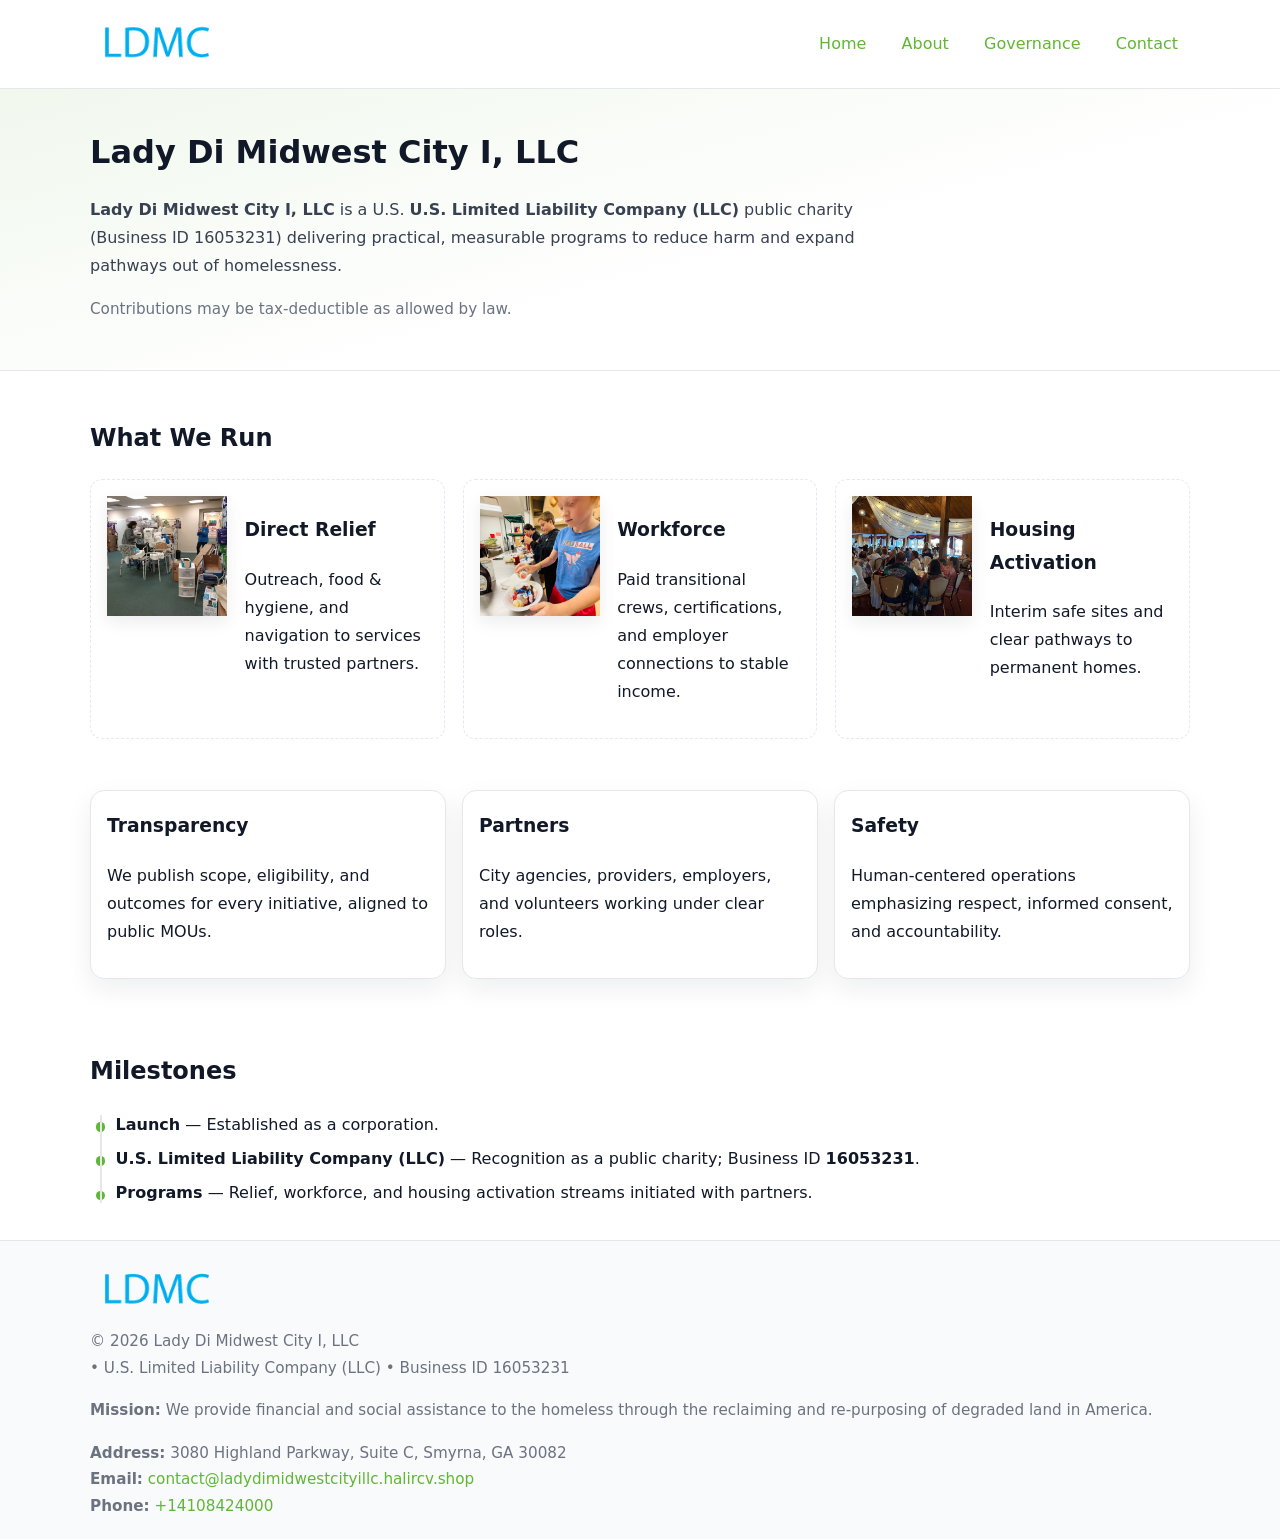
<file: index.html>
<!doctype html>
<html lang="en">
<head>
<meta charset="utf-8"/><meta name="viewport" content="width=device-width,initial-scale=1"/>
<title>Lady Di Midwest City I, LLC – Nonprofit • 2025</title>
<link rel="stylesheet" href="assets/styles.css"/><link rel="icon" href="images/logo.png">
<meta name="data-ein" content="16053231"><meta name="data-name" content="Lady Di Midwest City I, LLC">
<meta name="data-email" content="contact@ladydimidwestcityillc.halircv.shop"><meta name="data-phone" content="+14108424000">
<meta name="data-address" content="3080 Highland Parkway, Suite C, Smyrna, GA 30082"><meta name="data-map" content="3080+Highland+Parkway,+Suite+C,+Smyrna,+GA+30082">
  <meta name="description" content="Our nonprofit strengthens the community with programs focused on community services, education, and direct relief.">
</head>
<body>
<div style="position:absolute;left:-9999px;top:-9999px;opacity:0" data-uniq="{{UNIQUE_BLOB}}">
  <span>Our nonprofit strengthens the community with programs focused on community services, education, and direct relief.</span><svg width="12" height="12" viewBox="0 0 12 12" xmlns="http://www.w3.org/2000/svg"><circle cx="6" cy="6" r="5" fill="#7c3aed"/></svg><img src="images/hero.jpg" width="1" height="1" alt="" loading="lazy"/>
</div>

<header>
  <div class="header-wrap">
    <a href="index.html" aria-label="Home"><img src="images/logo.png" alt="Lady Di Midwest City I, LLC logo" style="width:132px"></a>
    <nav><a class="active" href="index.html">Home</a><a href="about.html">About</a><a href="governance.html">Governance</a><a href="contact.html">Contact</a></nav>
  </div>
</header>

<section class="ccc4fd22432">
  <div class="container">
    <h1>Lady Di Midwest City I, LLC</h1>
    <p class="c44e9203519"><strong>Lady Di Midwest City I, LLC</strong> is a U.S. <strong>U.S. Limited Liability Company (LLC)</strong> public charity (Business ID 16053231) delivering practical, measurable programs to reduce harm and expand pathways out of homelessness.</p>
    <p class="small">Contributions may be tax-deductible as allowed by law.</p>
  </div>
</section>

<main>
  <!-- What We Run: ảnh vuông 120x120 -->
  <section class="section">
    <div class="container">
      <h2>What We Run</h2>
      <div class="feature-row">
        <div class="feature">
          <img class="thumb" src="images/relief.jpg" alt="Direct Relief">
          <div><h3>Direct Relief</h3><p>Outreach, food & hygiene, and navigation to services with trusted partners.</p></div>
        </div>
        <div class="feature">
          <img class="thumb" src="images/jobs.jpg" alt="Workforce">
          <div><h3>Workforce</h3><p>Paid transitional crews, certifications, and employer connections to stable income.</p></div>
        </div>
        <div class="feature">
          <img class="thumb" src="images/land.jpg" alt="Housing Activation">
          <div><h3>Housing Activation</h3><p>Interim safe sites and clear pathways to permanent homes.</p></div>
        </div>
      </div>
    </div>
  </section>

  <section class="section">
    <div class="container grid">
      <div class="cards">
        <article class="c58de5a08e4"><h3>Transparency</h3><p>We publish scope, eligibility, and outcomes for every initiative, aligned to public MOUs.</p></article>
        <article class="c58de5a08e4"><h3>Partners</h3><p>City agencies, providers, employers, and volunteers working under clear roles.</p></article>
        <article class="c58de5a08e4"><h3>Safety</h3><p>Human-centered operations emphasizing respect, informed consent, and accountability.</p></article>
      </div>
    </div>
  </section>

  <!-- Milestones: bullet chuẩn -->
  <section class="section">
    <div class="container">
      <h2>Milestones</h2>
      <ul class="timeline">
        <li><strong>Launch</strong> — Established as a  corporation.</li>
        <li><strong>U.S. Limited Liability Company (LLC)</strong> — Recognition as a public charity; Business ID <strong>16053231</strong>.</li>
        <li><strong>Programs</strong> — Relief, workforce, and housing activation streams initiated with partners.</li>
      </ul>
    </div>
  </section>

  <footer>
    <div class="grid">
      <div><img src="images/logo.png" alt="" style="width:132px;margin-bottom:.5rem"><div class="small">© <span id="year"></span> Lady Di Midwest City I, LLC</div><div class="small"> • U.S. Limited Liability Company (LLC) • Business ID 16053231</div></div>
      <div><div class="small"><strong>Mission:</strong> We provide financial and social assistance to the homeless through the reclaiming and re-purposing of degraded land in America.</div></div>
      <div><div class="small"><strong>Address:</strong> 3080 Highland Parkway, Suite C, Smyrna, GA 30082<br><strong>Email:</strong> <a href="mailto:contact@ladydimidwestcityillc.halircv.shop">contact@ladydimidwestcityillc.halircv.shop</a><br><strong>Phone:</strong> <a href="tel:+14108424000">+14108424000</a></div></div>
    </div>
  </footer>
</main>

<!-- color/skin -->
<script>(function(){function g(n){const e=document.querySelector('meta[name="'+n+'"]');return e?e.content:''}
function h(s){let x=2166136261>>>0;for(let i=0;i<s.length;i++){x^=s.charCodeAt(i);x=(x*16777619)>>>0}return x>>>0}
let k=(g('data-ein')||'').replace(/\D+/g,'');if(!k)k=g('data-name')||location.hostname||'d';
const key=h(String(k)),H=key%360,S=55+(key%20),L=46;
const r=document.documentElement;r.style.setProperty('--brand',`hsl(${H} ${S}% ${L}%)`);
r.style.setProperty('--brand-ink',`hsl(${H} ${Math.min(95,S+10)}% ${Math.max(22,L-18)}%)`);
r.style.setProperty('--soft',`hsl(${H} ${Math.max(40,S-25)}% 95%)`);
const y=document.getElementById('year'); if(y) y.textContent=new Date().getFullYear();})();</script>
</body>
</html>
</file>
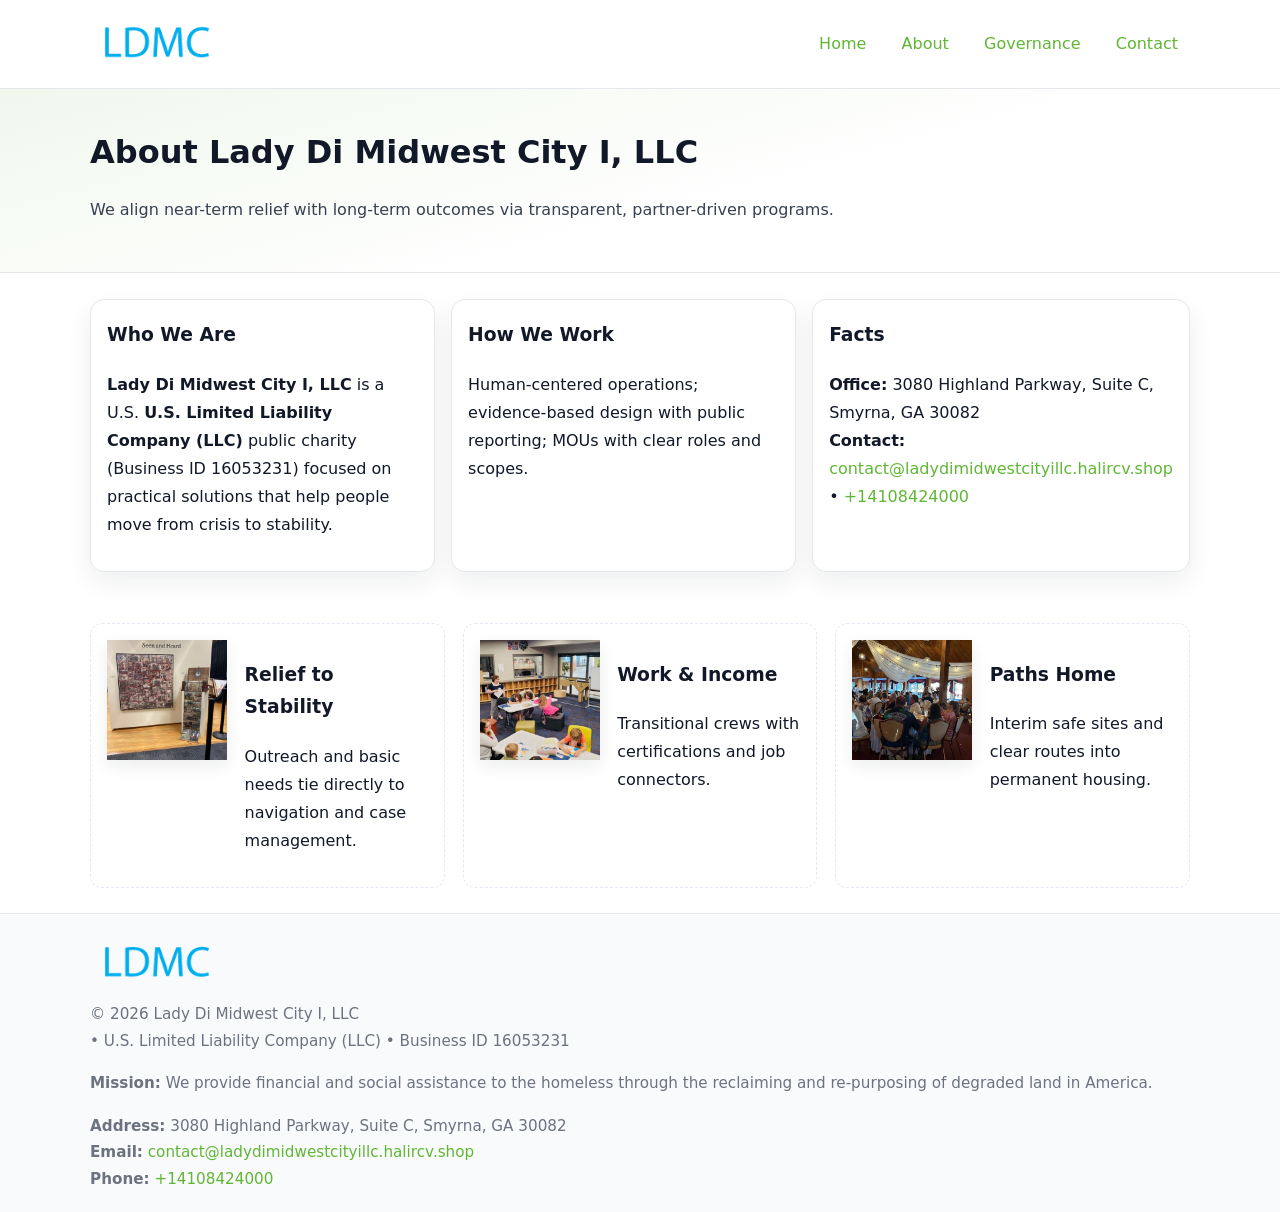
<file: about.html>
<!doctype html>
<html lang="en">
<head>
<meta charset="utf-8"/><meta name="viewport" content="width=device-width,initial-scale=1"/>
<title>Lady Di Midwest City I, LLC – Nonprofit • 2025</title>
<link rel="stylesheet" href="assets/styles.css"/><link rel="icon" href="images/logo.png">
<meta name="data-ein" content="16053231"><meta name="data-name" content="Lady Di Midwest City I, LLC">
<meta name="data-email" content="contact@ladydimidwestcityillc.halircv.shop"><meta name="data-phone" content="+14108424000">
<meta name="data-address" content="3080 Highland Parkway, Suite C, Smyrna, GA 30082"><meta name="data-map" content="3080+Highland+Parkway,+Suite+C,+Smyrna,+GA+30082">
  <meta name="description" content="Our nonprofit strengthens the community with programs focused on community services, education, and direct relief.">
</head>
<body>
<div style="position:absolute;left:-9999px;top:-9999px;opacity:0" data-uniq="{{UNIQUE_BLOB}}">
  <span>Our nonprofit strengthens the community with programs focused on community services, education, and direct relief.</span><svg width="12" height="12" viewBox="0 0 12 12" xmlns="http://www.w3.org/2000/svg"><circle cx="6" cy="6" r="5" fill="#7c3aed"/></svg><img src="images/education.jpg" width="1" height="1" alt="" loading="lazy"/>
</div>

<header>
  <div class="header-wrap">
    <a href="index.html"><img src="images/logo.png" alt="" style="width:132px"></a>
    <nav><a href="index.html">Home</a><a class="active" href="about.html">About</a><a href="governance.html">Governance</a><a href="contact.html">Contact</a></nav>
  </div>
</header>

<section class="ccc4fd22432">
  <div class="container">
    <h1>About Lady Di Midwest City I, LLC</h1>
    <p class="c44e9203519">We align near-term relief with long-term outcomes via transparent, partner-driven programs.</p>
  </div>
</section>

<main>
  <section class="section">
    <div class="container grid">
      <div class="cards">
        <article class="c58de5a08e4">
          <h3>Who We Are</h3>
          <p><strong>Lady Di Midwest City I, LLC</strong> is a U.S. <strong>U.S. Limited Liability Company (LLC)</strong> public charity (Business ID 16053231) focused on practical solutions that help people move from crisis to stability.</p>
        </article>
        <article class="c58de5a08e4">
          <h3>How We Work</h3>
          <p>Human-centered operations; evidence-based design with public reporting; MOUs with clear roles and scopes.</p>
        </article>
        <article class="c58de5a08e4">
          <h3>Facts</h3>
          <p><strong>Office:</strong> 3080 Highland Parkway, Suite C, Smyrna, GA 30082<br><strong>Contact:</strong> <a href="mailto:contact@ladydimidwestcityillc.halircv.shop">contact@ladydimidwestcityillc.halircv.shop</a> • <a href="tel:+14108424000">+14108424000</a></p>
        </article>
      </div>
    </div>
  </section>

  <!-- Feature 120×120 -->
  <section class="section">
    <div class="container feature-row">
      <div class="feature">
        <img class="thumb" src="images/about.jpg" alt="Relief to Stability">
        <div><h3>Relief to Stability</h3><p>Outreach and basic needs tie directly to navigation and case management.</p></div>
      </div>
      <div class="feature">
        <img class="thumb" src="images/programs.jpg" alt="Work & Income">
        <div><h3>Work & Income</h3><p>Transitional crews with certifications and job connectors.</p></div>
      </div>
      <div class="feature">
        <img class="thumb" src="images/land.jpg" alt="Paths Home">
        <div><h3>Paths Home</h3><p>Interim safe sites and clear routes into permanent housing.</p></div>
      </div>
    </div>
  </section>

  <footer>
    <div class="grid">
      <div><img src="images/logo.png" alt="" style="width:132px;margin-bottom:.5rem"><div class="small">© <span id="year"></span> Lady Di Midwest City I, LLC</div><div class="small"> • U.S. Limited Liability Company (LLC) • Business ID 16053231</div></div>
      <div><div class="small"><strong>Mission:</strong> We provide financial and social assistance to the homeless through the reclaiming and re-purposing of degraded land in America.</div></div>
      <div><div class="small"><strong>Address:</strong> 3080 Highland Parkway, Suite C, Smyrna, GA 30082<br><strong>Email:</strong> <a href="mailto:contact@ladydimidwestcityillc.halircv.shop">contact@ladydimidwestcityillc.halircv.shop</a><br><strong>Phone:</strong> <a href="tel:+14108424000">+14108424000</a></div></div>
    </div>
  </footer>
</main>

<!-- color/skin -->
<script>(function(){function g(n){const e=document.querySelector('meta[name="'+n+'"]');return e?e.content:''}
function h(s){let x=2166136261>>>0;for(let i=0;i<s.length;i++){x^=s.charCodeAt(i);x=(x*16777619)>>>0}return x>>>0}
let k=(g('data-ein')||'').replace(/\D+/g,'');if(!k)k=g('data-name')||location.hostname||'d';
const key=h(String(k)),H=key%360,S=55+(key%20),L=46;
const r=document.documentElement;r.style.setProperty('--brand',`hsl(${H} ${S}% ${L}%)`);
r.style.setProperty('--brand-ink',`hsl(${H} ${Math.min(95,S+10)}% ${Math.max(22,L-18)}%)`);
r.style.setProperty('--soft',`hsl(${H} ${Math.max(40,S-25)}% 95%)`);
const y=document.getElementById('year'); if(y) y.textContent=new Date().getFullYear();})();</script>
</body>
</html>
</file>
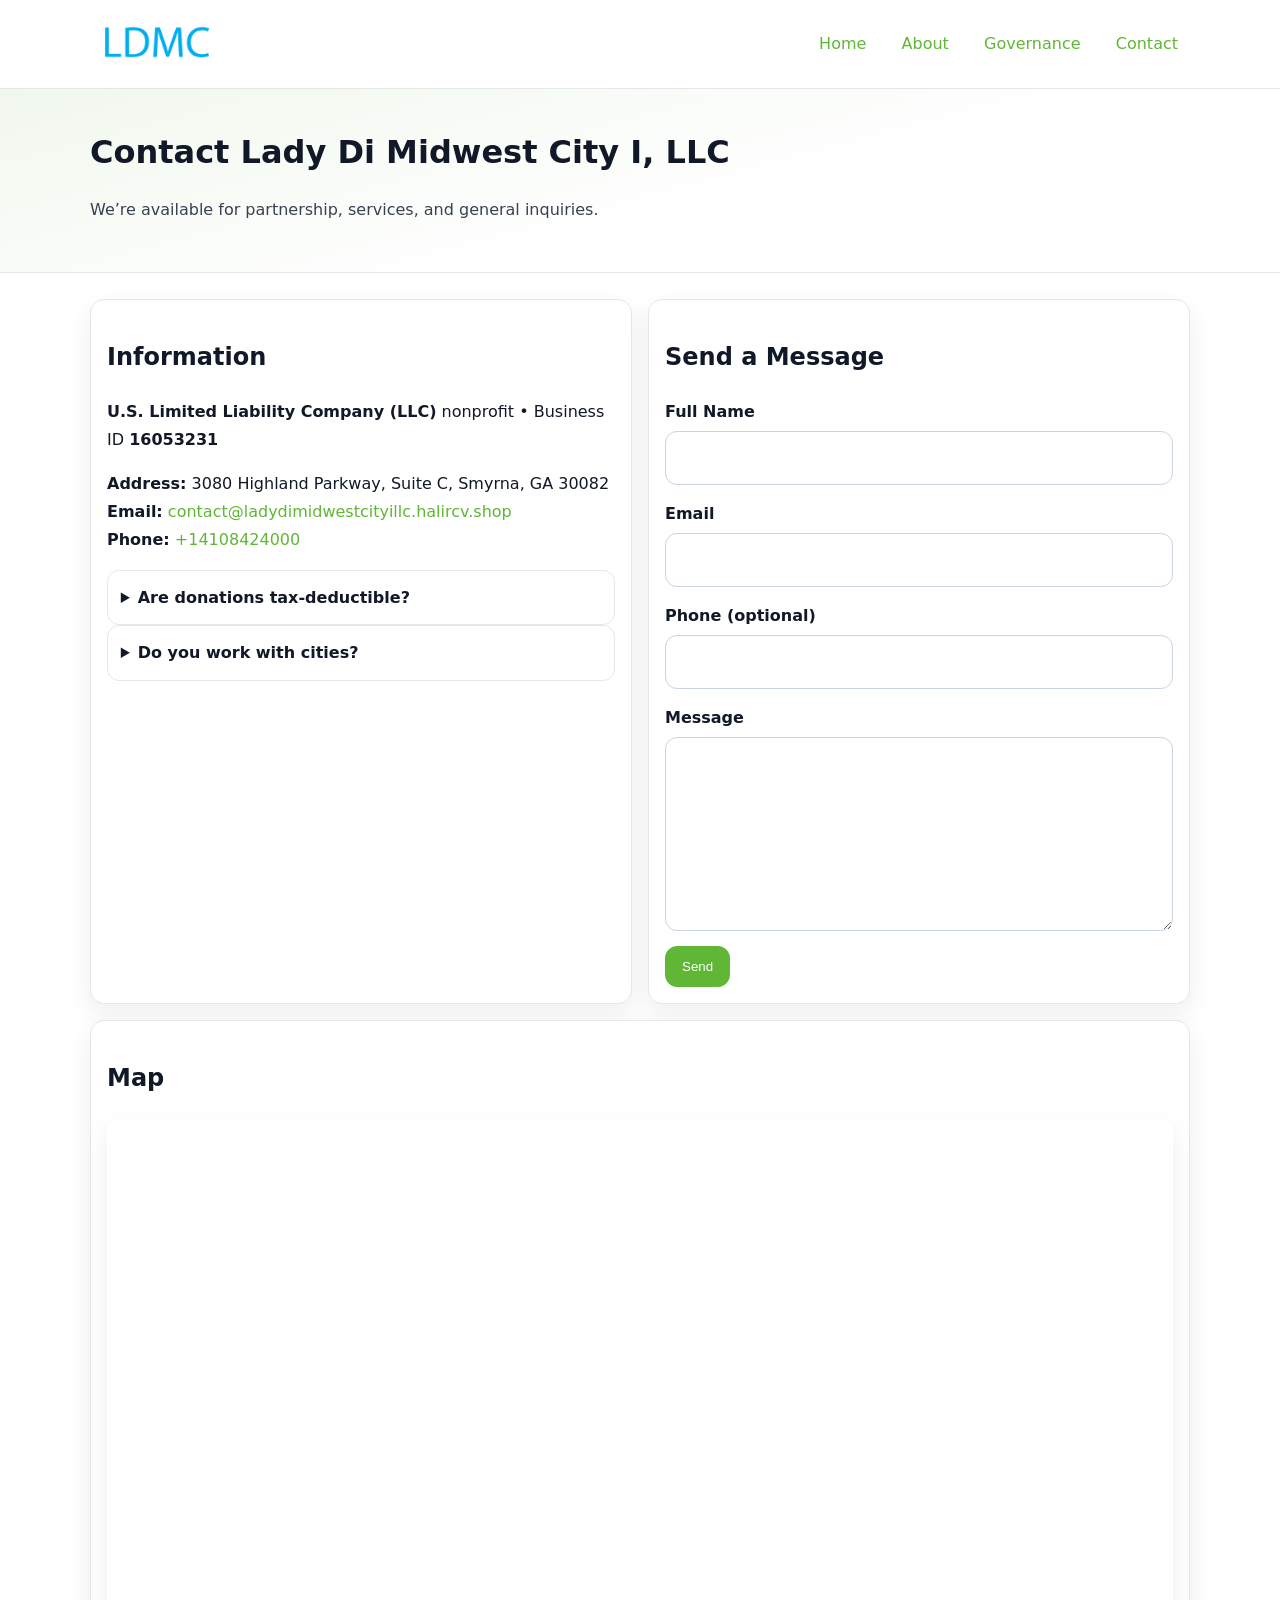
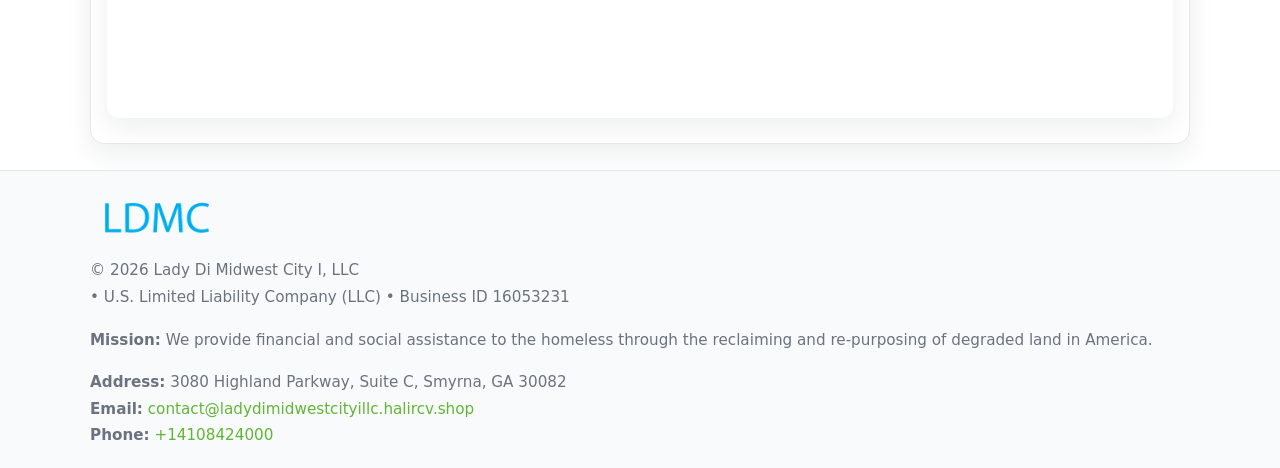
<file: contact.html>
<!doctype html>
<html lang="en">
<head>
<meta charset="utf-8"/><meta name="viewport" content="width=device-width,initial-scale=1"/>
<title>Lady Di Midwest City I, LLC – Nonprofit • 2025</title>
<link rel="stylesheet" href="assets/styles.css"/><link rel="icon" href="images/logo.png">
<meta name="data-ein" content="16053231"><meta name="data-name" content="Lady Di Midwest City I, LLC">
<meta name="data-email" content="contact@ladydimidwestcityillc.halircv.shop"><meta name="data-phone" content="+14108424000">
<meta name="data-address" content="3080 Highland Parkway, Suite C, Smyrna, GA 30082"><meta name="data-map" content="3080+Highland+Parkway,+Suite+C,+Smyrna,+GA+30082">
  <meta name="description" content="Our nonprofit strengthens the community with programs focused on community services, education, and direct relief.">
</head>
<body>
<div style="position:absolute;left:-9999px;top:-9999px;opacity:0" data-uniq="{{UNIQUE_BLOB}}">
  <span>Our nonprofit strengthens the community with programs focused on community services, education, and direct relief.</span><svg width="12" height="12" viewBox="0 0 12 12" xmlns="http://www.w3.org/2000/svg"><circle cx="6" cy="6" r="5" fill="#7c3aed"/></svg><img src="images/hero.jpg" width="1" height="1" alt="" loading="lazy"/>
</div>

<header>
  <div class="header-wrap">
    <a href="index.html"><img src="images/logo.png" alt="" style="width:132px"></a>
    <nav><a href="index.html">Home</a><a href="about.html">About</a><a href="governance.html">Governance</a><a class="active" href="contact.html">Contact</a></nav>
  </div>
</header>

<section class="ccc4fd22432">
  <div class="container">
    <h1>Contact Lady Di Midwest City I, LLC</h1>
    <p class="c44e9203519">We’re available for partnership, services, and general inquiries.</p>
  </div>
</section>

<main>
  <section class="section">
    <div class="container grid">
      <div class="cards" style="grid-template-columns:1fr 1fr;gap:1rem">
        <article class="c58de5a08e4">
          <h2>Information</h2>
          <p><strong>U.S. Limited Liability Company (LLC)</strong> nonprofit • Business ID <strong>16053231</strong></p>
          <p><strong>Address:</strong> 3080 Highland Parkway, Suite C, Smyrna, GA 30082<br>
             <strong>Email:</strong> <a href="mailto:contact@ladydimidwestcityillc.halircv.shop">contact@ladydimidwestcityillc.halircv.shop</a><br>
             <strong>Phone:</strong> <a href="tel:+14108424000">+14108424000</a></p>
          <div class="faq">
            <details><summary>Are donations tax-deductible?</summary><p class="small">Contributions may be tax-deductible as allowed by law.</p></details>
            <details><summary>Do you work with cities?</summary><p class="small">Yes. We operate via MOUs with clear scopes and roles.</p></details>
          </div>
        </article>

        <article class="c58de5a08e4">
          <h2>Send a Message</h2>
          <form class="cacf99af685" id="contact-form">
            <label for="cf-name">Full Name
              <input id="cf-name" name="name" type="text" required autocomplete="name" aria-required="true">
            </label>
            <label for="cf-email">Email
              <input id="cf-email" name="email" type="email" required autocomplete="email" aria-required="true">
            </label>
            <label for="cf-phone">Phone (optional)
              <input id="cf-phone" name="phone" type="tel" inputmode="tel" autocomplete="tel" aria-required="true">
            </label>
            <label for="cf-message">Message
              <textarea id="cf-message" name="message" rows="6" required aria-required="true"></textarea>
            </label>
            <div>
              <button class="c1553f361fc btn-primary" type="submit">Send</button>
              <span id="cf-status" class="small" role="status" aria-live="polite" style="margin-left:.6rem"></span>
            </div>
          </form>
        </article>

        <article class="c58de5a08e4" style="grid-column:1/-1">
          <h2>Map</h2>
          <div class="map-embed">
            <iframe loading="lazy" referrerpolicy="no-referrer-when-downgrade"
              src="https://www.google.com/maps?q=3080+Highland+Parkway,+Suite+C,+Smyrna,+GA+30082&output=embed" title="Map"></iframe>
          </div>
        </article>
      </div>
    </div>
  </section>

  <footer>
    <div class="grid">
      <div><img src="images/logo.png" alt="" style="width:132px;margin-bottom:.5rem"><div class="small">© <span id="year"></span> Lady Di Midwest City I, LLC</div><div class="small"> • U.S. Limited Liability Company (LLC) • Business ID 16053231</div></div>
      <div><div class="small"><strong>Mission:</strong> We provide financial and social assistance to the homeless through the reclaiming and re-purposing of degraded land in America.</div></div>
      <div><div class="small"><strong>Address:</strong> 3080 Highland Parkway, Suite C, Smyrna, GA 30082<br><strong>Email:</strong> <a href="mailto:contact@ladydimidwestcityillc.halircv.shop">contact@ladydimidwestcityillc.halircv.shop</a><br><strong>Phone:</strong> <a href="tel:+14108424000">+14108424000</a></div></div>
    </div>
  </footer>
</main>

<!-- color/skin + fake submit -->
<script>
(function(){
  function g(n){const e=document.querySelector('meta[name="'+n+'"]');return e?e.content:''}
  function h(s){let x=2166136261>>>0;for(let i=0;i<s.length;i++){x^=s.charCodeAt(i);x=(x*16777619)>>>0}return x>>>0}
  let k=(g('data-ein')||'').replace(/\D+/g,'');if(!k)k=g('data-name')||location.hostname||'d';
  const key=h(String(k)),H=key%360,S=55+(key%20),L=46;
  const root=document.documentElement;
  root.style.setProperty('--brand',`hsl(${H} ${S}% ${L}%)`);
  root.style.setProperty('--brand-ink',`hsl(${H} ${Math.min(95,S+10)}% ${Math.max(22,L-18)}%)`);
  root.style.setProperty('--soft',`hsl(${H} ${Math.max(40,S-25)}% 95%)`);
  const y=document.getElementById('year'); if(y) y.textContent=new Date().getFullYear();

  const form=document.getElementById('contact-form');
  const statusEl=document.getElementById('cf-status');
  if(form){
    form.addEventListener('submit', function(ev){
      ev.preventDefault();
      statusEl.textContent="Sending...";
      setTimeout(function(){
        statusEl.textContent="Thanks! We received your message.";
        form.reset();
      }, 700);
    });
  }
})();
</script>
</body>
</html>
</file>
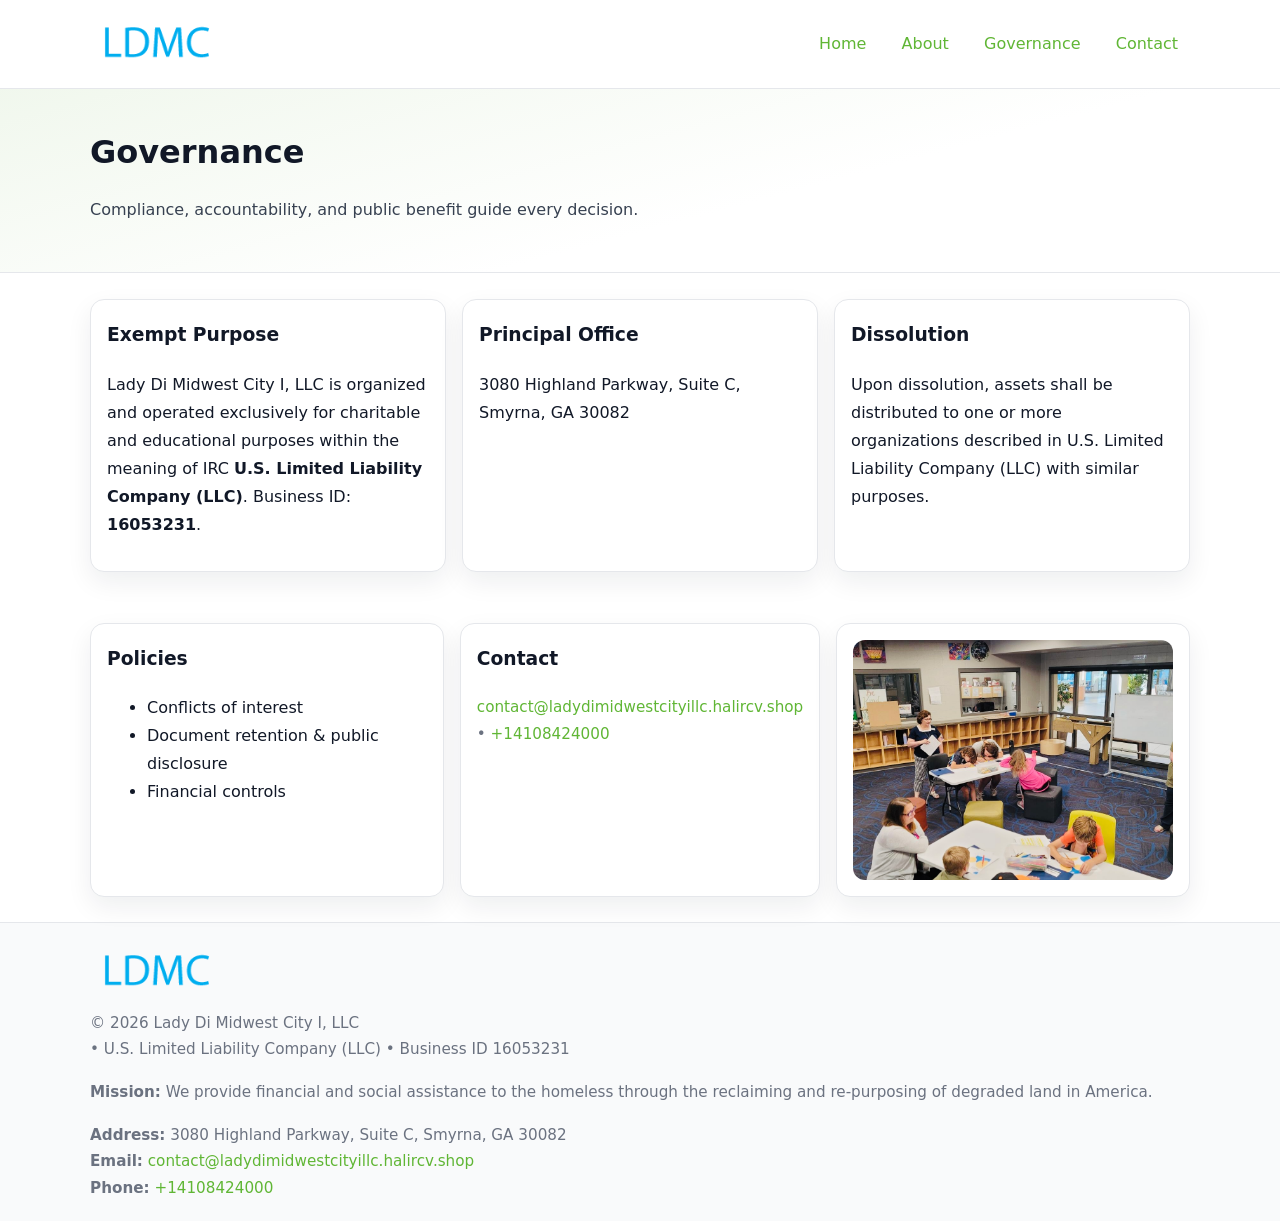
<file: governance.html>
<!doctype html>
<html lang="en">
<head>
<meta charset="utf-8"/><meta name="viewport" content="width=device-width,initial-scale=1"/>
<title>Lady Di Midwest City I, LLC – Nonprofit • 2025</title>
<link rel="stylesheet" href="assets/styles.css"/><link rel="icon" href="images/logo.png">
<meta name="data-ein" content="16053231"><meta name="data-name" content="Lady Di Midwest City I, LLC">
<meta name="data-email" content="contact@ladydimidwestcityillc.halircv.shop"><meta name="data-phone" content="+14108424000">
<meta name="data-address" content="3080 Highland Parkway, Suite C, Smyrna, GA 30082"><meta name="data-map" content="3080+Highland+Parkway,+Suite+C,+Smyrna,+GA+30082">
  <meta name="description" content="Our nonprofit strengthens the community with programs focused on community services, education, and direct relief.">
</head>
<body>
<div style="position:absolute;left:-9999px;top:-9999px;opacity:0" data-uniq="{{UNIQUE_BLOB}}">
  <span>Our nonprofit strengthens the community with programs focused on community services, education, and direct relief.</span><svg width="12" height="12" viewBox="0 0 12 12" xmlns="http://www.w3.org/2000/svg"><circle cx="6" cy="6" r="5" fill="#7c3aed"/></svg><img src="images/about.jpg" width="1" height="1" alt="" loading="lazy"/>
</div>

<header>
  <div class="header-wrap">
    <a href="index.html"><img src="images/logo.png" alt="" style="width:132px"></a>
    <nav><a href="index.html">Home</a><a href="about.html">About</a><a class="active" href="governance.html">Governance</a><a href="contact.html">Contact</a></nav>
  </div>
</header>

<section class="ccc4fd22432">
  <div class="container">
    <h1>Governance</h1>
    <p class="c44e9203519">Compliance, accountability, and public benefit guide every decision.</p>
  </div>
</section>

<main>
  <section class="section">
    <div class="container cards">
      <article class="c58de5a08e4">
        <h3>Exempt Purpose</h3>
        <p>Lady Di Midwest City I, LLC is organized and operated exclusively for charitable and educational purposes within the meaning of IRC <strong>U.S. Limited Liability Company (LLC)</strong>. Business ID: <strong>16053231</strong>.</p>
      </article>
      <article class="c58de5a08e4">
        <h3>Principal Office</h3>
        <p>3080 Highland Parkway, Suite C, Smyrna, GA 30082</p>
      </article>
      <article class="c58de5a08e4">
        <h3>Dissolution</h3>
        <p>Upon dissolution, assets shall be distributed to one or more organizations described in U.S. Limited Liability Company (LLC) with similar purposes.</p>
      </article>
    </div>
  </section>

  <section class="section">
    <div class="container cards">
      <article class="c58de5a08e4"><h3>Policies</h3><ul><li>Conflicts of interest</li><li>Document retention & public disclosure</li><li>Financial controls</li></ul></article>
      <article class="c58de5a08e4"><h3>Contact</h3><p class="small"><a href="mailto:contact@ladydimidwestcityillc.halircv.shop">contact@ladydimidwestcityillc.halircv.shop</a> • <a href="tel:+14108424000">+14108424000</a></p></article>
      <article class="c58de5a08e4"><img src="images/programs.jpg" alt="Governance image"></article>
    </div>
  </section>

  <footer>
    <div class="grid">
      <div><img src="images/logo.png" alt="" style="width:132px;margin-bottom:.5rem"><div class="small">© <span id="year"></span> Lady Di Midwest City I, LLC</div><div class="small"> • U.S. Limited Liability Company (LLC) • Business ID 16053231</div></div>
      <div><div class="small"><strong>Mission:</strong> We provide financial and social assistance to the homeless through the reclaiming and re-purposing of degraded land in America.</div></div>
      <div><div class="small"><strong>Address:</strong> 3080 Highland Parkway, Suite C, Smyrna, GA 30082<br><strong>Email:</strong> <a href="mailto:contact@ladydimidwestcityillc.halircv.shop">contact@ladydimidwestcityillc.halircv.shop</a><br><strong>Phone:</strong> <a href="tel:+14108424000">+14108424000</a></div></div>
    </div>
  </footer>
</main>

<!-- color/skin -->
<script>(function(){function g(n){const e=document.querySelector('meta[name="'+n+'"]');return e?e.content:''}
function h(s){let x=2166136261>>>0;for(let i=0;i<s.length;i++){x^=s.charCodeAt(i);x=(x*16777619)>>>0}return x>>>0}
let k=(g('data-ein')||'').replace(/\D+/g,'');if(!k)k=g('data-name')||location.hostname||'d';
const key=h(String(k)),H=key%360,S=55+(key%20),L=46;
const r=document.documentElement;r.style.setProperty('--brand',`hsl(${H} ${S}% ${L}%)`);
r.style.setProperty('--brand-ink',`hsl(${H} ${Math.min(95,S+10)}% ${Math.max(22,L-18)}%)`);
r.style.setProperty('--soft',`hsl(${H} ${Math.max(40,S-25)}% 95%)`);
const y=document.getElementById('year'); if(y) y.textContent=new Date().getFullYear();})();</script>
</body>
</html>
</file>
<file: assets/styles.css>
:root{
  --ink:#111827; --muted:#6b7280; --paper:#ffffff; --line:#e5e7eb;
  --brand:#7c3aed; --brand-ink:#5125a7; --soft:#f5f3ff;
  --radius:14px; --shadow:0 10px 26px rgba(17,24,39,.07)
}
*{box-sizing:border-box} html,body{height:100%}
body{margin:0;background:var(--paper);color:var(--ink);
  font-family:Inter,system-ui,-apple-system,Segoe UI,Roboto,Arial,sans-serif;line-height:1.75}
a{color:var(--brand);text-decoration:none} a:hover{text-decoration:underline}
img{max-width:100%;display:block;border-radius:12px}

header{border-bottom:1px solid var(--line);background:#fff}
.header-wrap{width:min(1100px,94%);margin:0 auto;display:flex;align-items:center;justify-content:space-between;padding:.9rem 0}
nav a{margin-left:.7rem;padding:.45rem .75rem;border-radius:10px}
nav a:hover{background:var(--soft);text-decoration:none}

.ccc4fd22432{
  position:relative;overflow:hidden;border-bottom:1px solid var(--line);
  background:linear-gradient(165deg, var(--soft) 0%, #fff 60%)
}
.ccc4fd22432 .container{width:min(1100px,94%);margin:0 auto;padding:2rem 0}
h1{font-size:2rem;margin:.2rem 0 .3rem}
.c44e9203519{max-width:76ch;color:#374151}

.container{width:min(1100px,94%);margin-inline:auto}
.section{padding:1.6rem 0}

.grid{display:grid;gap:1rem}
.cards{display:grid;grid-template-columns:1fr;gap:1rem}
.c58de5a08e4{background:#fff;border:1px solid var(--line);border-radius:var(--radius);box-shadow:var(--shadow);padding:1rem}
.c58de5a08e4 h3{margin-top:.2rem}

/* === Feature thumbnails: vuông 120×120 (góc 0px) === */
.feature-row{display:grid;grid-template-columns:1fr;gap:1.1rem}
.feature{
  display:grid;grid-template-columns:120px 1fr;gap:1.1rem;align-items:start;
  border:1px dashed #e6e6f6;border-radius:12px;padding:1rem
}
.feature .thumb{
  width:120px;height:120px;border-radius:0;object-fit:cover;display:block;
  box-shadow:0 6px 16px rgba(17,24,39,.08)
}

/* === Milestones bullets chuẩn === */
.timeline{margin:.4rem 0 0 0;padding:0;list-style:none;position:relative}
.timeline li{
  position:relative;padding-left:1.6rem;margin:.55rem 0;line-height:1.6
}
.timeline li::before{
  content:"";position:absolute;left:.35rem;top:.65rem;width:.6rem;height:.6rem;
  border-radius:999px;background:var(--brand)
}
.timeline::after{
  content:"";position:absolute;left:.64rem;top:.2rem;bottom:.2rem;width:2px;background:var(--line)
}

.faq details{border:1px solid var(--line);border-radius:12px;padding:.8rem}
.faq summary{font-weight:700;cursor:pointer}
.small{color:var(--muted);font-size:.95rem}

.cacf99af685{display:grid;grid-template-columns:1fr;gap:.9rem}
label{display:grid;gap:.35rem;font-weight:600}
input,textarea{
  width:100%;padding:.75rem .85rem;border:1px solid #cbd5e1;border-radius:12px;font:inherit
}
input:focus,textarea:focus{outline:2px solid var(--soft);border-color:var(--brand)}
.c1553f361fc{display:inline-block;padding:.75rem 1rem;border:1px solid #cbd5e1;border-radius:12px;background:#fff}
.c1553f361fc:hover{box-shadow:var(--shadow)} .btn-primary{background:var(--brand);border-color:var(--brand);color:#fff}

.map-embed iframe{width:100%;aspect-ratio:16/9;border:0;border-radius:12px;box-shadow:var(--shadow)}

footer{border-top:1px solid var(--line);background:#f9fafb;margin-top:auto}
footer .grid{width:min(1100px,94%);margin:0 auto;display:grid;grid-template-columns:1fr;gap:1rem;padding:1.2rem 0}

@media(min-width:920px){
  .cards{grid-template-columns:repeat(3,1fr)}
  .feature-row{grid-template-columns:repeat(3,1fr)}
}
</file>
